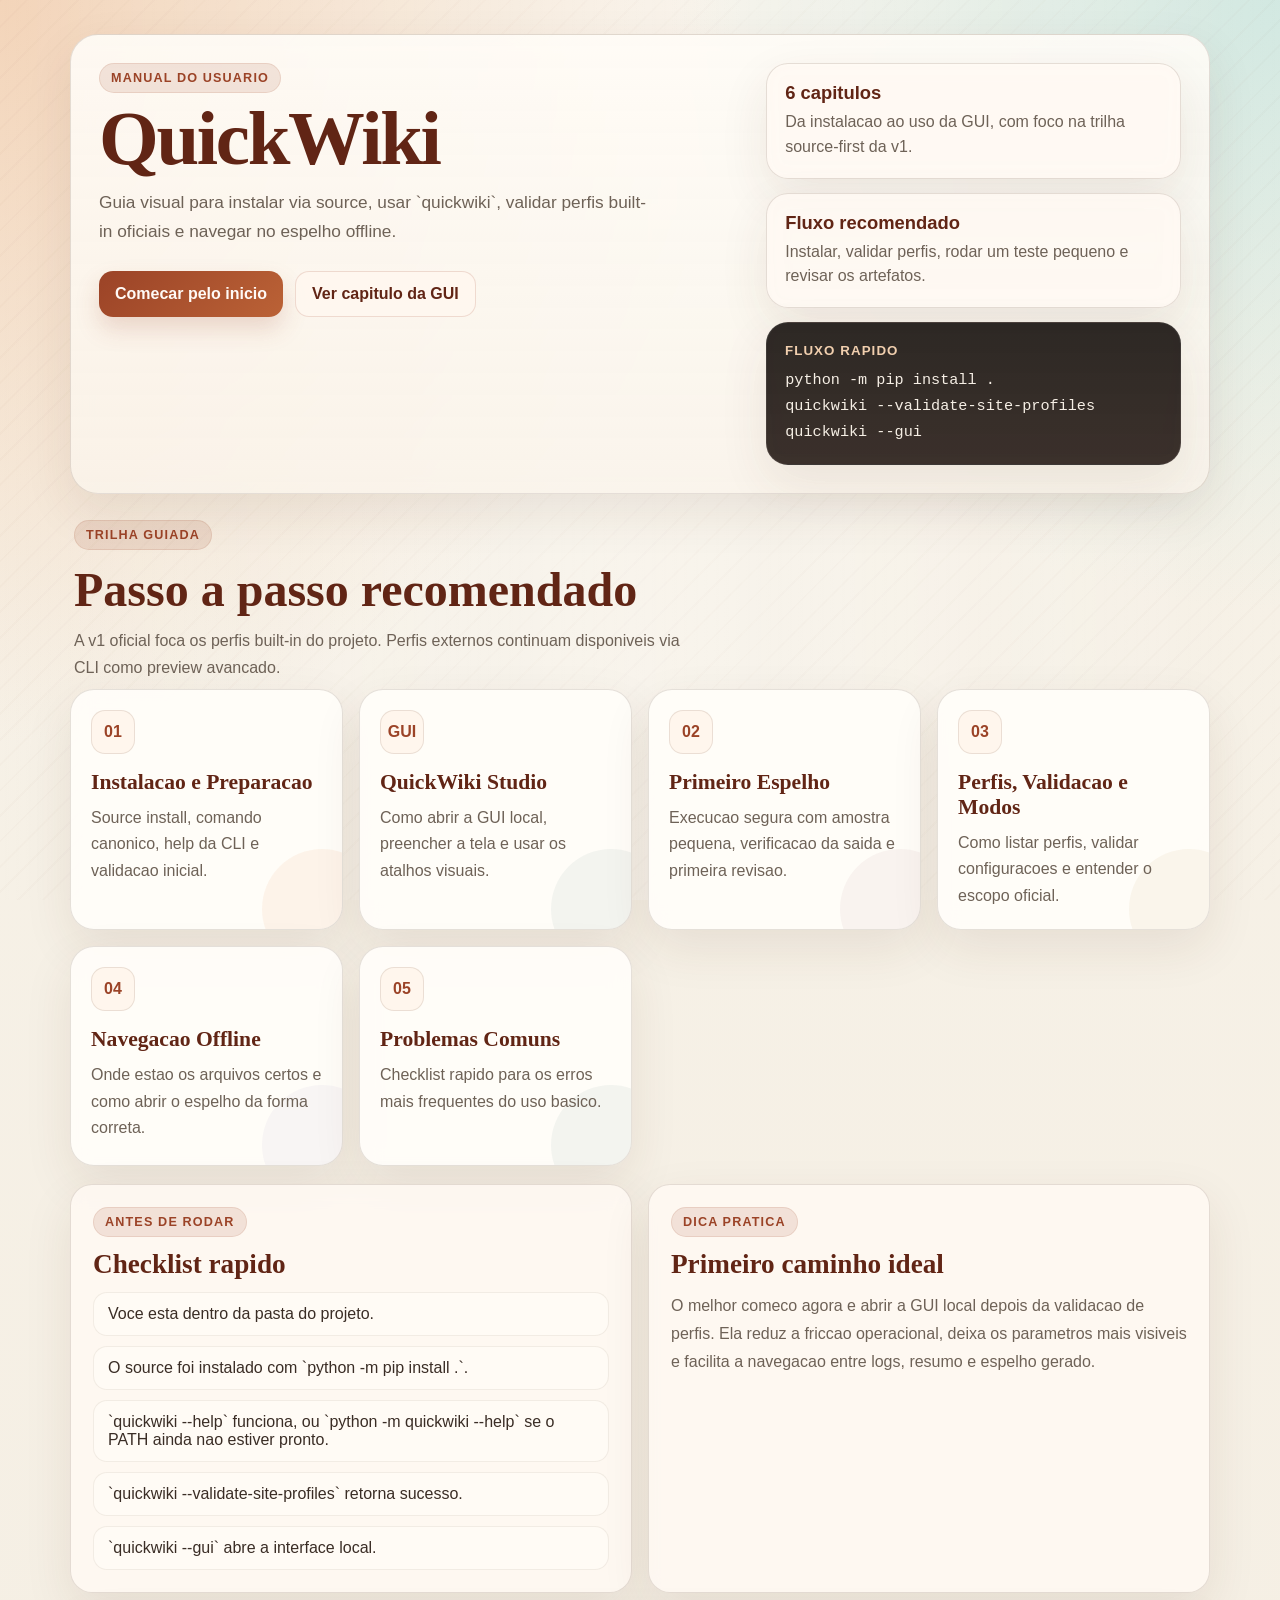
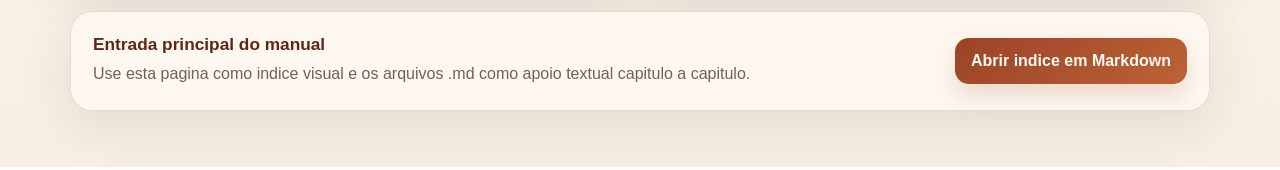
<file: Manual do Usuário/index.html>
<!doctype html>
<html lang="pt-BR">
<head>
  <meta charset="utf-8">
  <meta name="viewport" content="width=device-width, initial-scale=1">
  <title>QuickWiki - Manual do Usuario</title>
  <link rel="stylesheet" href="manual.css">
</head>
<body>
  <div class="manual-bg"></div>
  <main class="manual-shell">
    <section class="hero">
      <div class="hero-copy">
        <span class="eyebrow">Manual do Usuario</span>
        <h1>QuickWiki</h1>
        <p class="lead">
          Guia visual para instalar via source, usar `quickwiki`, validar perfis built-in oficiais e navegar no espelho offline.
        </p>
        <div class="hero-actions">
          <a class="button primary" href="01-instalacao.html">Comecar pelo inicio</a>
          <a class="button secondary" href="06-gui-studio.html">Ver capitulo da GUI</a>
        </div>
      </div>
      <aside class="hero-panel">
        <div class="stat-card">
          <strong>6 capitulos</strong>
          <span>Da instalacao ao uso da GUI, com foco na trilha source-first da v1.</span>
        </div>
        <div class="stat-card">
          <strong>Fluxo recomendado</strong>
          <span>Instalar, validar perfis, rodar um teste pequeno e revisar os artefatos.</span>
        </div>
        <div class="command-card">
          <small>Fluxo rapido</small>
          <pre><code>python -m pip install .
quickwiki --validate-site-profiles
quickwiki --gui</code></pre>
        </div>
      </aside>
    </section>

    <section class="section-header">
      <span class="eyebrow">Trilha Guiada</span>
      <h2>Passo a passo recomendado</h2>
      <p>A v1 oficial foca os perfis built-in do projeto. Perfis externos continuam disponiveis via CLI como preview avancado.</p>
    </section>

    <section class="card-grid">
      <a class="guide-card accent-1" href="01-instalacao.html">
        <span class="step">01</span>
        <h3>Instalacao e Preparacao</h3>
        <p>Source install, comando canonico, help da CLI e validacao inicial.</p>
      </a>
      <a class="guide-card accent-2" href="06-gui-studio.html">
        <span class="step">GUI</span>
        <h3>QuickWiki Studio</h3>
        <p>Como abrir a GUI local, preencher a tela e usar os atalhos visuais.</p>
      </a>
      <a class="guide-card accent-3" href="02-primeiro-espelho.html">
        <span class="step">02</span>
        <h3>Primeiro Espelho</h3>
        <p>Execucao segura com amostra pequena, verificacao da saida e primeira revisao.</p>
      </a>
      <a class="guide-card accent-4" href="03-perfis-validacao-modos.html">
        <span class="step">03</span>
        <h3>Perfis, Validacao e Modos</h3>
        <p>Como listar perfis, validar configuracoes e entender o escopo oficial.</p>
      </a>
      <a class="guide-card accent-5" href="04-navegacao-offline.html">
        <span class="step">04</span>
        <h3>Navegacao Offline</h3>
        <p>Onde estao os arquivos certos e como abrir o espelho da forma correta.</p>
      </a>
      <a class="guide-card accent-2" href="05-problemas-comuns.html">
        <span class="step">05</span>
        <h3>Problemas Comuns</h3>
        <p>Checklist rapido para os erros mais frequentes do uso basico.</p>
      </a>
    </section>

    <section class="two-column">
      <article class="panel">
        <span class="eyebrow">Antes de Rodar</span>
        <h2>Checklist rapido</h2>
        <ul class="check-list">
          <li>Voce esta dentro da pasta do projeto.</li>
          <li>O source foi instalado com `python -m pip install .`.</li>
          <li>`quickwiki --help` funciona, ou `python -m quickwiki --help` se o PATH ainda nao estiver pronto.</li>
          <li>`quickwiki --validate-site-profiles` retorna sucesso.</li>
          <li>`quickwiki --gui` abre a interface local.</li>
        </ul>
      </article>

      <article class="panel">
        <span class="eyebrow">Dica Pratica</span>
        <h2>Primeiro caminho ideal</h2>
        <p>
          O melhor comeco agora e abrir a GUI local depois da validacao de perfis. Ela reduz a friccao operacional,
          deixa os parametros mais visiveis e facilita a navegacao entre logs, resumo e espelho gerado.
        </p>
      </article>
    </section>

    <section class="footer-strip">
      <div>
        <strong>Entrada principal do manual</strong>
        <p>Use esta pagina como indice visual e os arquivos .md como apoio textual capitulo a capitulo.</p>
      </div>
      <a class="button primary" href="README.md">Abrir indice em Markdown</a>
    </section>
  </main>
</body>
</html>
</file>
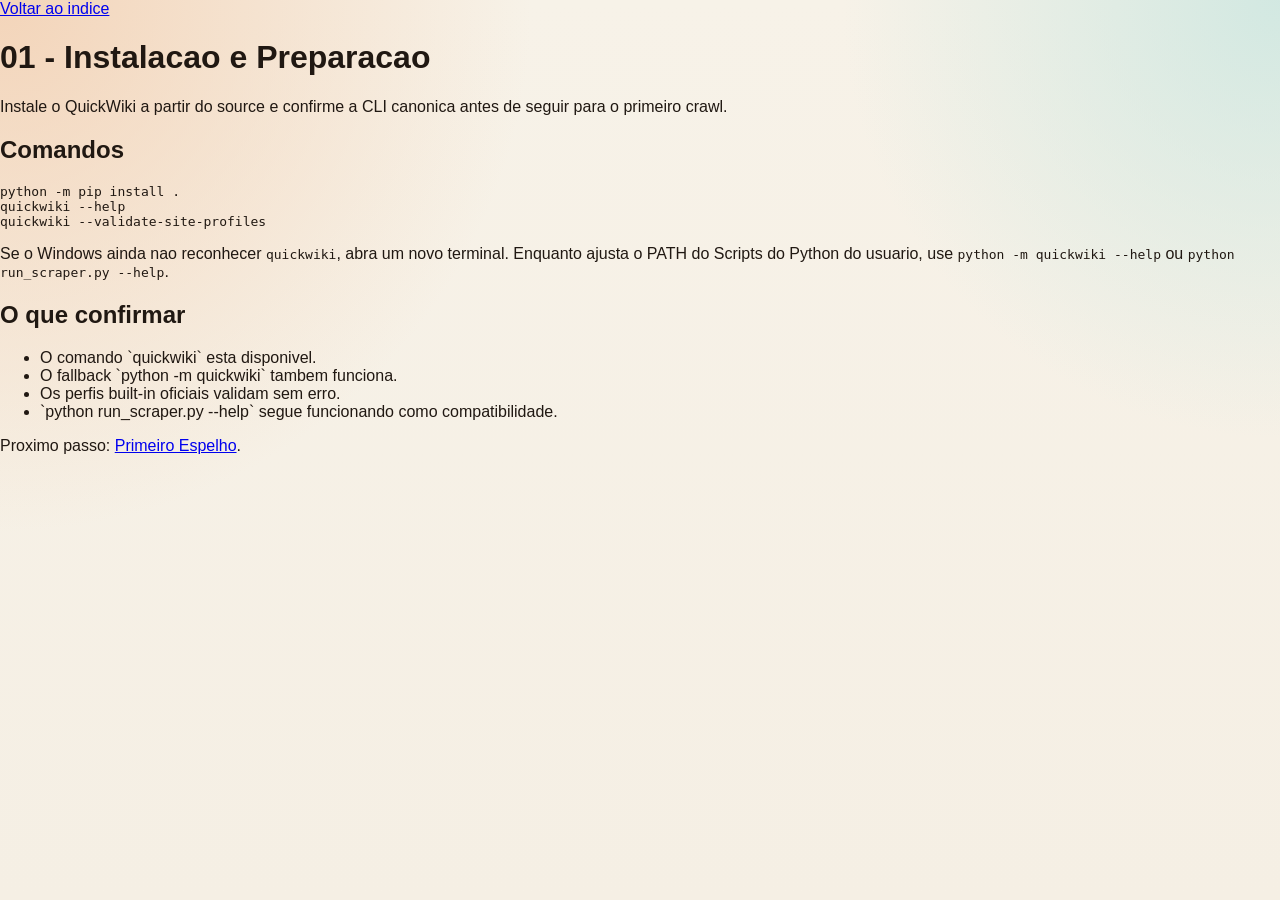
<file: Manual do Usuário/01-instalacao.html>
<!doctype html>
<html lang="pt-BR">
<head>
  <meta charset="utf-8">
  <meta name="viewport" content="width=device-width, initial-scale=1">
  <title>QuickWiki - Instalacao e Preparacao</title>
  <link rel="stylesheet" href="manual.css">
</head>
<body>
  <main class="page">
    <a class="back-link" href="index.html">Voltar ao indice</a>
    <h1>01 - Instalacao e Preparacao</h1>
    <p>Instale o QuickWiki a partir do source e confirme a CLI canonica antes de seguir para o primeiro crawl.</p>
    <h2>Comandos</h2>
    <pre><code>python -m pip install .
quickwiki --help
quickwiki --validate-site-profiles</code></pre>
    <p>Se o Windows ainda nao reconhecer <code>quickwiki</code>, abra um novo terminal. Enquanto ajusta o PATH do Scripts do Python do usuario, use <code>python -m quickwiki --help</code> ou <code>python run_scraper.py --help</code>.</p>
    <h2>O que confirmar</h2>
    <ul>
      <li>O comando `quickwiki` esta disponivel.</li>
      <li>O fallback `python -m quickwiki` tambem funciona.</li>
      <li>Os perfis built-in oficiais validam sem erro.</li>
      <li>`python run_scraper.py --help` segue funcionando como compatibilidade.</li>
    </ul>
    <p>Proximo passo: <a href="02-primeiro-espelho.html">Primeiro Espelho</a>.</p>
  </main>
</body>
</html>
</file>
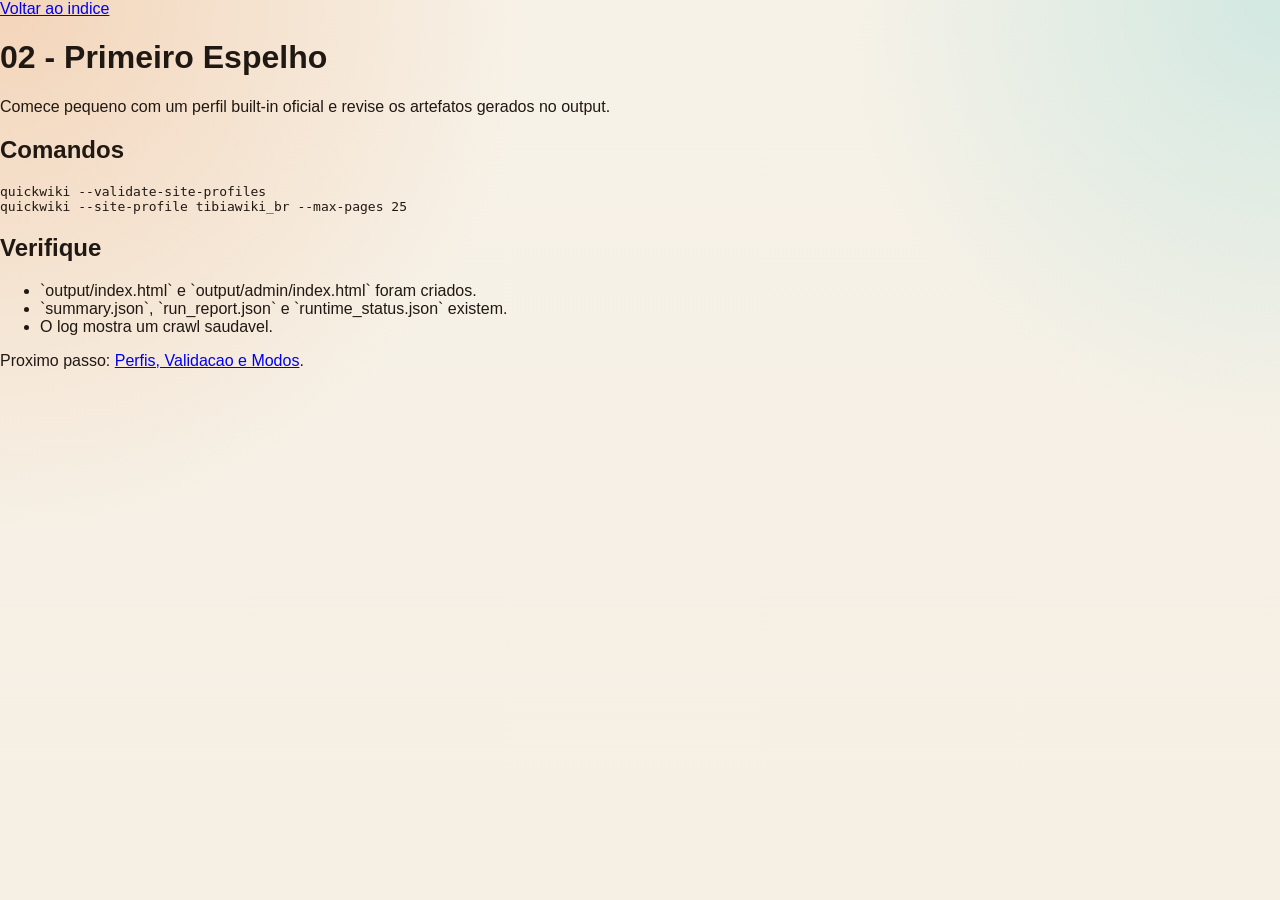
<file: Manual do Usuário/02-primeiro-espelho.html>
<!doctype html>
<html lang="pt-BR">
<head>
  <meta charset="utf-8">
  <meta name="viewport" content="width=device-width, initial-scale=1">
  <title>QuickWiki - Primeiro Espelho</title>
  <link rel="stylesheet" href="manual.css">
</head>
<body>
  <main class="page">
    <a class="back-link" href="index.html">Voltar ao indice</a>
    <h1>02 - Primeiro Espelho</h1>
    <p>Comece pequeno com um perfil built-in oficial e revise os artefatos gerados no output.</p>
    <h2>Comandos</h2>
    <pre><code>quickwiki --validate-site-profiles
quickwiki --site-profile tibiawiki_br --max-pages 25</code></pre>
    <h2>Verifique</h2>
    <ul>
      <li>`output/index.html` e `output/admin/index.html` foram criados.</li>
      <li>`summary.json`, `run_report.json` e `runtime_status.json` existem.</li>
      <li>O log mostra um crawl saudavel.</li>
    </ul>
    <p>Proximo passo: <a href="03-perfis-validacao-modos.html">Perfis, Validacao e Modos</a>.</p>
  </main>
</body>
</html>
</file>
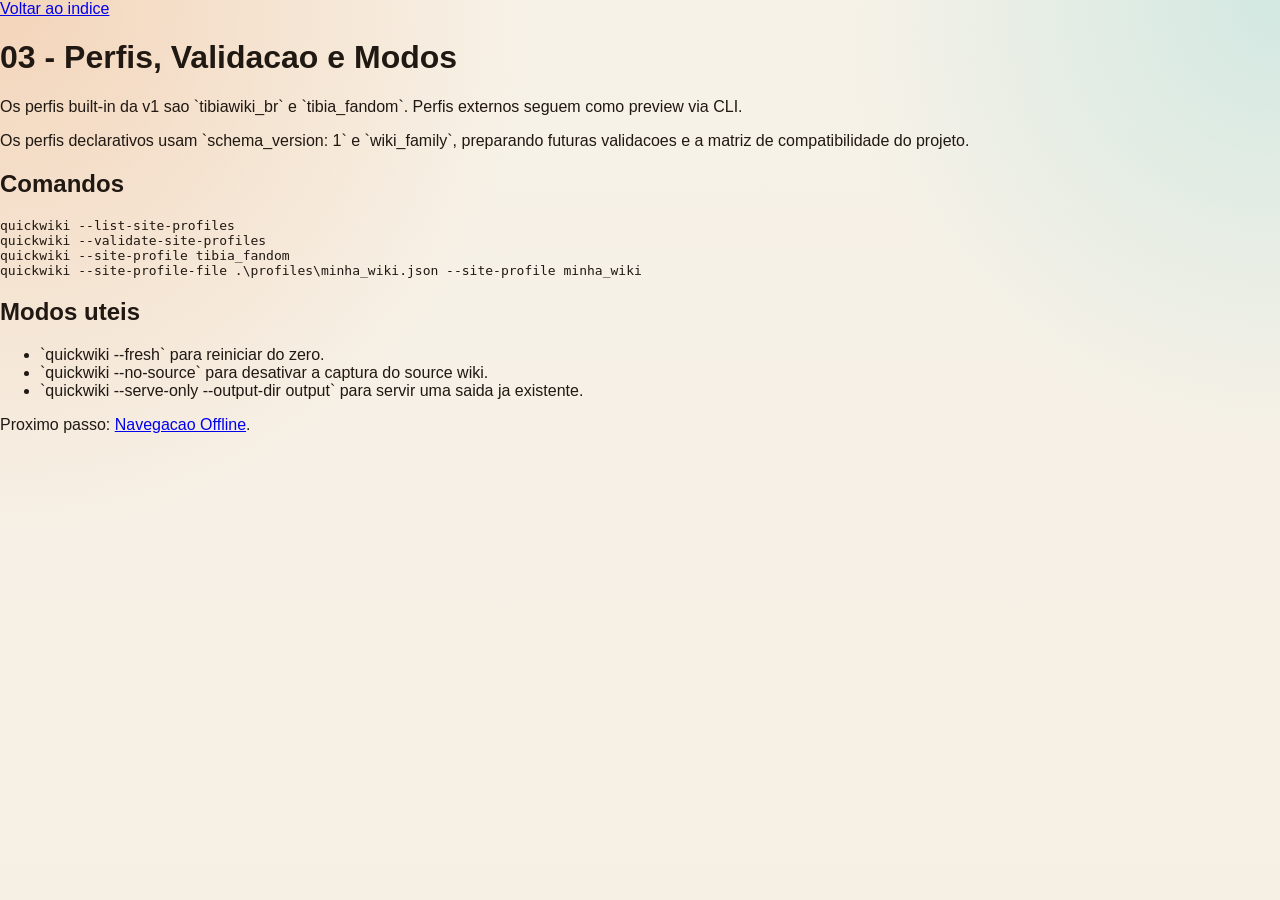
<file: Manual do Usuário/03-perfis-validacao-modos.html>
<!doctype html>
<html lang="pt-BR">
<head>
  <meta charset="utf-8">
  <meta name="viewport" content="width=device-width, initial-scale=1">
  <title>QuickWiki - Perfis, Validacao e Modos</title>
  <link rel="stylesheet" href="manual.css">
</head>
<body>
  <main class="page">
    <a class="back-link" href="index.html">Voltar ao indice</a>
    <h1>03 - Perfis, Validacao e Modos</h1>
    <p>Os perfis built-in da v1 sao `tibiawiki_br` e `tibia_fandom`. Perfis externos seguem como preview via CLI.</p>
    <p>Os perfis declarativos usam `schema_version: 1` e `wiki_family`, preparando futuras validacoes e a matriz de compatibilidade do projeto.</p>
    <h2>Comandos</h2>
    <pre><code>quickwiki --list-site-profiles
quickwiki --validate-site-profiles
quickwiki --site-profile tibia_fandom
quickwiki --site-profile-file .\profiles\minha_wiki.json --site-profile minha_wiki</code></pre>
    <h2>Modos uteis</h2>
    <ul>
      <li>`quickwiki --fresh` para reiniciar do zero.</li>
      <li>`quickwiki --no-source` para desativar a captura do source wiki.</li>
      <li>`quickwiki --serve-only --output-dir output` para servir uma saida ja existente.</li>
    </ul>
    <p>Proximo passo: <a href="04-navegacao-offline.html">Navegacao Offline</a>.</p>
  </main>
</body>
</html>
</file>
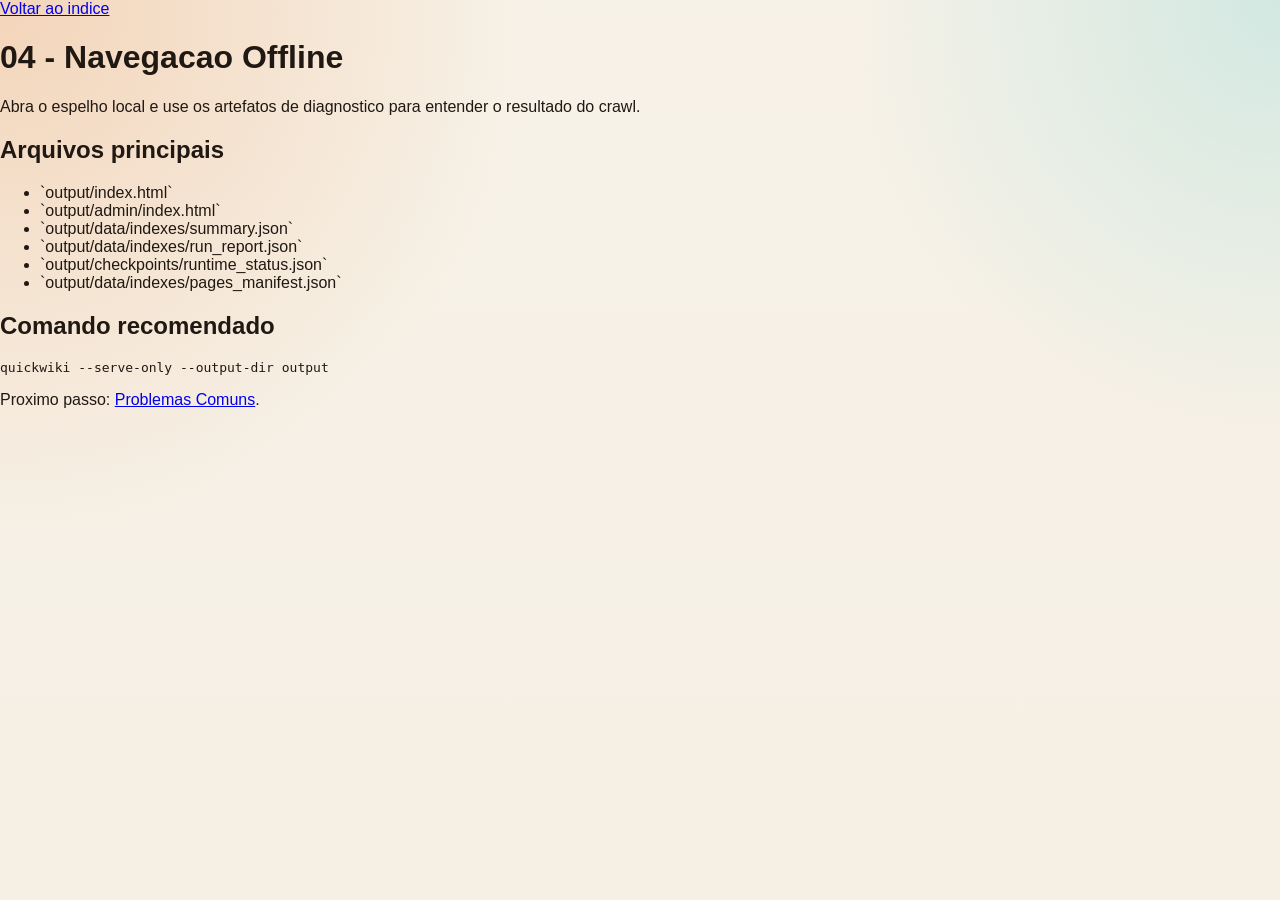
<file: Manual do Usuário/04-navegacao-offline.html>
<!doctype html>
<html lang="pt-BR">
<head>
  <meta charset="utf-8">
  <meta name="viewport" content="width=device-width, initial-scale=1">
  <title>QuickWiki - Navegacao Offline</title>
  <link rel="stylesheet" href="manual.css">
</head>
<body>
  <main class="page">
    <a class="back-link" href="index.html">Voltar ao indice</a>
    <h1>04 - Navegacao Offline</h1>
    <p>Abra o espelho local e use os artefatos de diagnostico para entender o resultado do crawl.</p>
    <h2>Arquivos principais</h2>
    <ul>
      <li>`output/index.html`</li>
      <li>`output/admin/index.html`</li>
      <li>`output/data/indexes/summary.json`</li>
      <li>`output/data/indexes/run_report.json`</li>
      <li>`output/checkpoints/runtime_status.json`</li>
      <li>`output/data/indexes/pages_manifest.json`</li>
    </ul>
    <h2>Comando recomendado</h2>
    <pre><code>quickwiki --serve-only --output-dir output</code></pre>
    <p>Proximo passo: <a href="05-problemas-comuns.html">Problemas Comuns</a>.</p>
  </main>
</body>
</html>
</file>
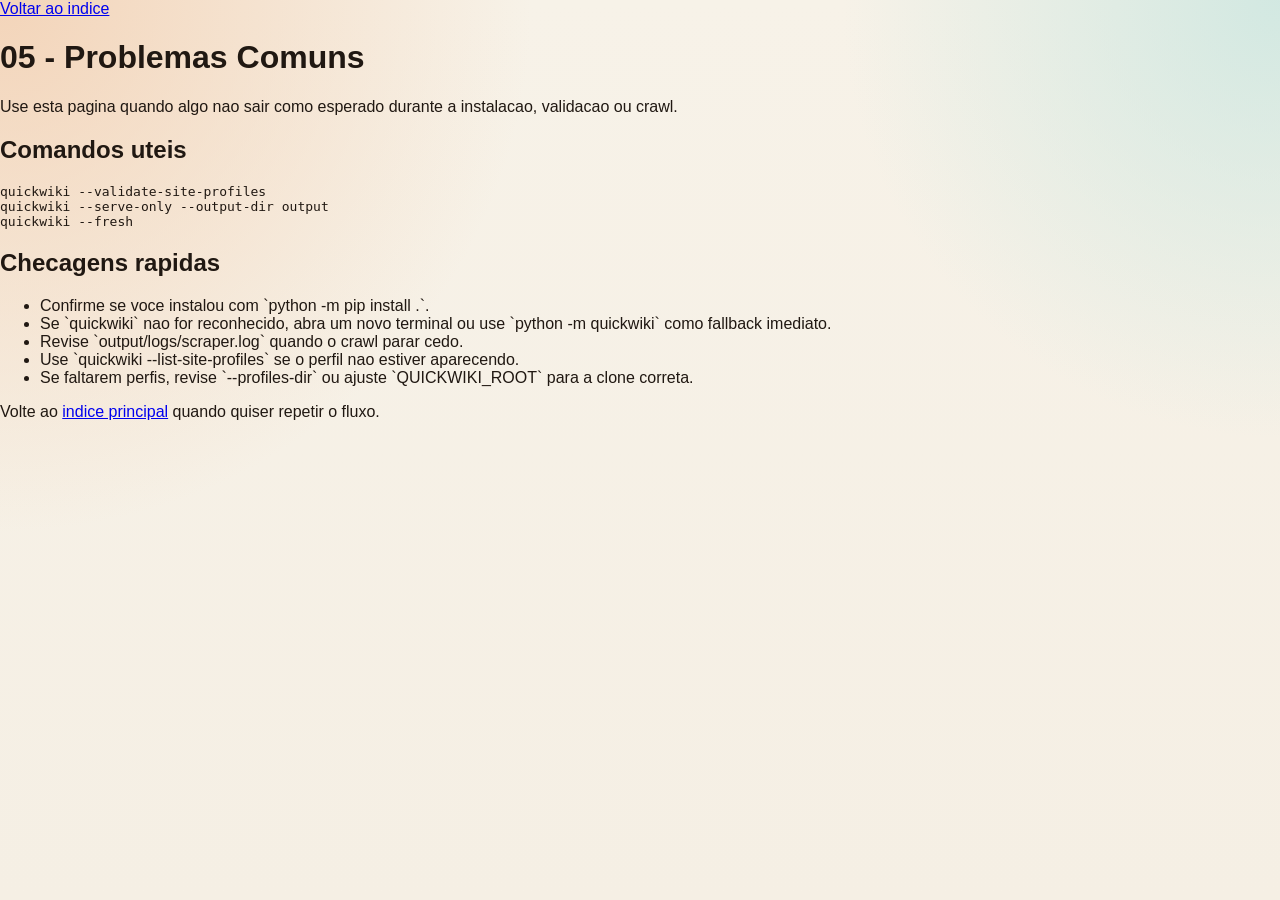
<file: Manual do Usuário/05-problemas-comuns.html>
<!doctype html>
<html lang="pt-BR">
<head>
  <meta charset="utf-8">
  <meta name="viewport" content="width=device-width, initial-scale=1">
  <title>QuickWiki - Problemas Comuns</title>
  <link rel="stylesheet" href="manual.css">
</head>
<body>
  <main class="page">
    <a class="back-link" href="index.html">Voltar ao indice</a>
    <h1>05 - Problemas Comuns</h1>
    <p>Use esta pagina quando algo nao sair como esperado durante a instalacao, validacao ou crawl.</p>
    <h2>Comandos uteis</h2>
    <pre><code>quickwiki --validate-site-profiles
quickwiki --serve-only --output-dir output
quickwiki --fresh</code></pre>
    <h2>Checagens rapidas</h2>
    <ul>
      <li>Confirme se voce instalou com `python -m pip install .`.</li>
      <li>Se `quickwiki` nao for reconhecido, abra um novo terminal ou use `python -m quickwiki` como fallback imediato.</li>
      <li>Revise `output/logs/scraper.log` quando o crawl parar cedo.</li>
      <li>Use `quickwiki --list-site-profiles` se o perfil nao estiver aparecendo.</li>
      <li>Se faltarem perfis, revise `--profiles-dir` ou ajuste `QUICKWIKI_ROOT` para a clone correta.</li>
    </ul>
    <p>Volte ao <a href="index.html">indice principal</a> quando quiser repetir o fluxo.</p>
  </main>
</body>
</html>
</file>
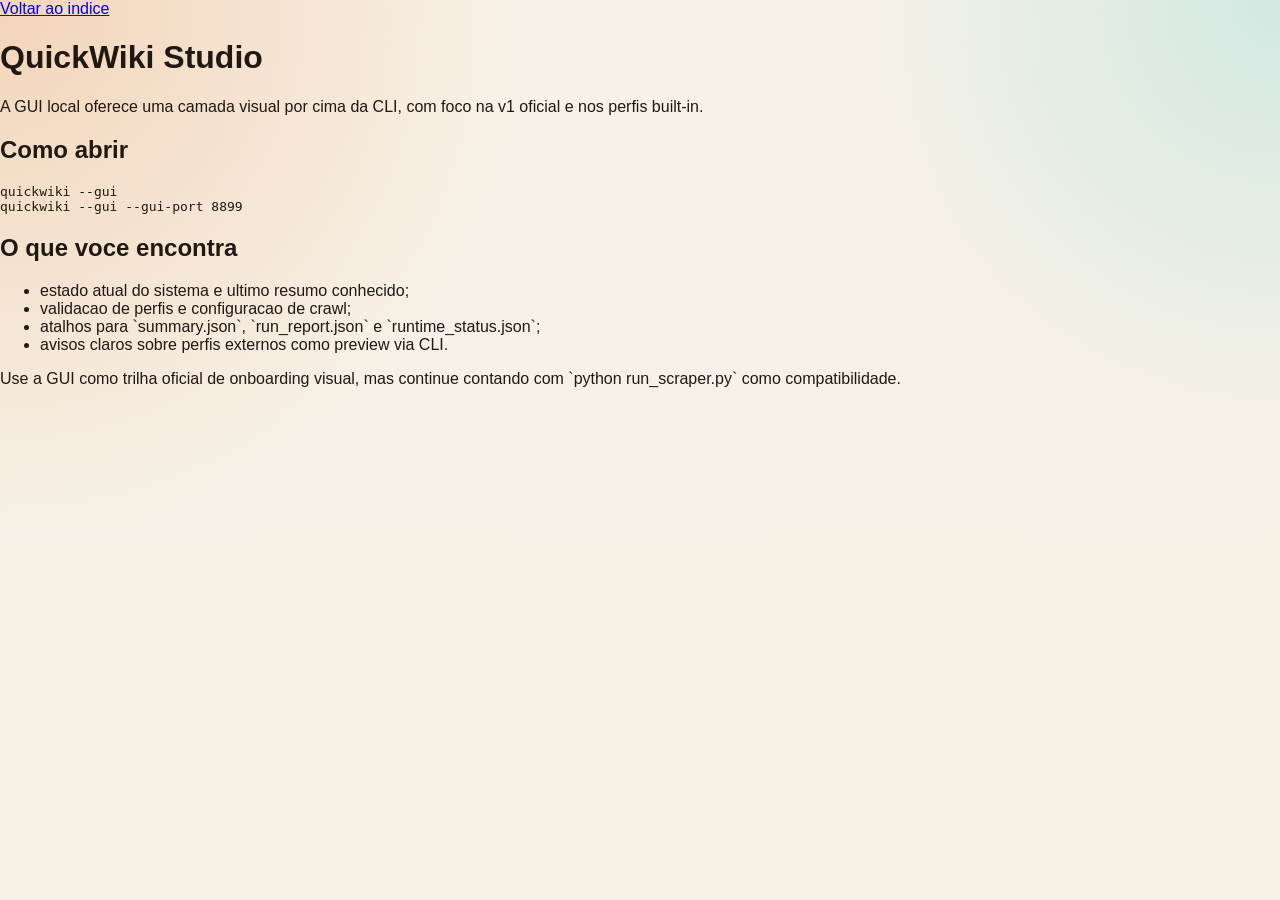
<file: Manual do Usuário/06-gui-studio.html>
<!doctype html>
<html lang="pt-BR">
<head>
  <meta charset="utf-8">
  <meta name="viewport" content="width=device-width, initial-scale=1">
  <title>QuickWiki - Studio</title>
  <link rel="stylesheet" href="manual.css">
</head>
<body>
  <main class="page">
    <a class="back-link" href="index.html">Voltar ao indice</a>
    <h1>QuickWiki Studio</h1>
    <p>A GUI local oferece uma camada visual por cima da CLI, com foco na v1 oficial e nos perfis built-in.</p>
    <h2>Como abrir</h2>
    <pre><code>quickwiki --gui
quickwiki --gui --gui-port 8899</code></pre>
    <h2>O que voce encontra</h2>
    <ul>
      <li>estado atual do sistema e ultimo resumo conhecido;</li>
      <li>validacao de perfis e configuracao de crawl;</li>
      <li>atalhos para `summary.json`, `run_report.json` e `runtime_status.json`;</li>
      <li>avisos claros sobre perfis externos como preview via CLI.</li>
    </ul>
    <p>Use a GUI como trilha oficial de onboarding visual, mas continue contando com `python run_scraper.py` como compatibilidade.</p>
  </main>
</body>
</html>
</file>
<file: Manual do Usuário/manual.css>
:root {
  --bg: #f5efe4;
  --bg-soft: #fbf7ef;
  --ink: #201812;
  --muted: #6e6257;
  --line: rgba(70, 45, 28, 0.14);
  --panel: rgba(255, 250, 243, 0.84);
  --panel-strong: rgba(255, 253, 249, 0.94);
  --accent: #9b4327;
  --accent-deep: #612515;
  --accent-soft: #f3d3b7;
  --teal: #255f61;
  --gold: #a1701c;
  --rose: #8d3f52;
  --shadow: 0 18px 50px rgba(83, 49, 20, 0.09);
}

* {
  box-sizing: border-box;
}

html,
body {
  margin: 0;
  min-height: 100%;
}

body {
  color: var(--ink);
  background:
    radial-gradient(circle at top left, rgba(243, 211, 183, 0.95), transparent 34%),
    radial-gradient(circle at top right, rgba(201, 230, 224, 0.8), transparent 28%),
    linear-gradient(180deg, #f7f2e8 0%, var(--bg) 100%);
  font-family: "Trebuchet MS", "Lucida Sans Unicode", sans-serif;
}

.manual-bg {
  position: fixed;
  inset: 0;
  background:
    linear-gradient(90deg, transparent 0%, rgba(255, 255, 255, 0.24) 50%, transparent 100%),
    repeating-linear-gradient(
      135deg,
      rgba(98, 37, 21, 0.015) 0,
      rgba(98, 37, 21, 0.015) 2px,
      transparent 2px,
      transparent 18px
    );
  pointer-events: none;
}

.manual-shell {
  position: relative;
  max-width: 1180px;
  margin: 0 auto;
  padding: 34px 20px 56px;
}

.hero,
.panel,
.footer-strip,
.guide-card,
.hero-panel .stat-card,
.command-card {
  backdrop-filter: blur(10px);
  -webkit-backdrop-filter: blur(10px);
}

.hero {
  display: grid;
  grid-template-columns: minmax(0, 1.4fr) minmax(320px, 0.9fr);
  gap: 22px;
  padding: 28px;
  border: 1px solid var(--line);
  border-radius: 28px;
  background: linear-gradient(180deg, rgba(255, 252, 247, 0.9), rgba(250, 244, 235, 0.82));
  box-shadow: var(--shadow);
}

.hero-copy h1,
.section-header h2,
.panel h2,
.guide-card h3 {
  font-family: "Palatino Linotype", "Book Antiqua", Georgia, serif;
}

.hero-copy h1 {
  margin: 10px 0 12px;
  font-size: clamp(2.8rem, 6vw, 5rem);
  line-height: 0.95;
  color: var(--accent-deep);
  letter-spacing: -0.03em;
}

.lead {
  max-width: 58ch;
  margin: 0;
  color: var(--muted);
  font-size: 1.08rem;
  line-height: 1.7;
}

.eyebrow {
  display: inline-flex;
  align-items: center;
  gap: 8px;
  padding: 7px 11px;
  border-radius: 999px;
  background: rgba(155, 67, 39, 0.12);
  border: 1px solid rgba(155, 67, 39, 0.12);
  color: var(--accent);
  font-size: 0.79rem;
  font-weight: 800;
  letter-spacing: 0.09em;
  text-transform: uppercase;
}

.hero-actions {
  display: flex;
  flex-wrap: wrap;
  gap: 12px;
  margin-top: 24px;
}

.button {
  display: inline-flex;
  align-items: center;
  justify-content: center;
  min-height: 46px;
  padding: 11px 16px;
  border-radius: 14px;
  text-decoration: none;
  font-weight: 700;
  transition: transform 160ms ease, box-shadow 160ms ease, background 160ms ease;
}

.button:hover {
  transform: translateY(-1px);
}

.button.primary {
  color: #fffaf6;
  background: linear-gradient(135deg, var(--accent) 0%, #bb6236 100%);
  box-shadow: 0 12px 24px rgba(155, 67, 39, 0.18);
}

.button.secondary {
  color: var(--accent-deep);
  background: rgba(255, 248, 239, 0.88);
  border: 1px solid rgba(155, 67, 39, 0.16);
}

.hero-panel {
  display: grid;
  gap: 14px;
}

.stat-card,
.command-card,
.panel,
.footer-strip {
  border: 1px solid var(--line);
  border-radius: 22px;
  background: var(--panel);
  box-shadow: var(--shadow);
}

.stat-card {
  padding: 18px;
}

.stat-card strong {
  display: block;
  margin-bottom: 6px;
  color: var(--accent-deep);
  font-size: 1.15rem;
}

.stat-card span {
  color: var(--muted);
  line-height: 1.55;
}

.command-card {
  padding: 18px;
  background: linear-gradient(180deg, rgba(38, 33, 30, 0.97), rgba(47, 36, 31, 0.94));
  border-color: rgba(255, 255, 255, 0.08);
  color: #f6efe5;
}

.command-card small {
  display: inline-block;
  margin-bottom: 10px;
  color: #f1cfae;
  text-transform: uppercase;
  letter-spacing: 0.08em;
  font-weight: 800;
}

.command-card pre {
  margin: 0;
  overflow-x: auto;
  font-family: Consolas, "Courier New", monospace;
  line-height: 1.7;
  font-size: 0.95rem;
}

.section-header {
  padding: 26px 4px 8px;
}

.section-header h2 {
  margin: 12px 0 10px;
  font-size: clamp(1.9rem, 4vw, 3rem);
  color: var(--accent-deep);
}

.section-header p {
  max-width: 70ch;
  margin: 0;
  color: var(--muted);
  line-height: 1.7;
}

.card-grid {
  display: grid;
  grid-template-columns: repeat(auto-fit, minmax(220px, 1fr));
  gap: 16px;
}

.guide-card {
  position: relative;
  min-height: 220px;
  padding: 20px;
  border: 1px solid var(--line);
  border-radius: 24px;
  background: var(--panel-strong);
  box-shadow: var(--shadow);
  color: inherit;
  text-decoration: none;
  overflow: hidden;
  transition: transform 180ms ease, box-shadow 180ms ease, border-color 180ms ease;
}

.guide-card:hover {
  transform: translateY(-4px);
  box-shadow: 0 22px 48px rgba(83, 49, 20, 0.13);
  border-color: rgba(90, 55, 24, 0.22);
}

.guide-card::after {
  content: "";
  position: absolute;
  right: -40px;
  bottom: -40px;
  width: 120px;
  height: 120px;
  border-radius: 50%;
  opacity: 0.22;
}

.accent-1::after { background: var(--accent-soft); }
.accent-2::after { background: rgba(37, 95, 97, 0.25); }
.accent-3::after { background: rgba(141, 63, 82, 0.24); }
.accent-4::after { background: rgba(161, 112, 28, 0.25); }
.accent-5::after { background: rgba(99, 66, 156, 0.19); }

.step {
  display: inline-flex;
  width: 44px;
  height: 44px;
  align-items: center;
  justify-content: center;
  border-radius: 14px;
  background: rgba(255, 246, 237, 0.96);
  border: 1px solid rgba(90, 55, 24, 0.12);
  color: var(--accent);
  font-weight: 900;
}

.guide-card h3 {
  margin: 16px 0 10px;
  font-size: 1.35rem;
  color: var(--accent-deep);
}

.guide-card p {
  position: relative;
  z-index: 1;
  margin: 0;
  color: var(--muted);
  line-height: 1.65;
}

.two-column {
  display: grid;
  grid-template-columns: repeat(2, minmax(0, 1fr));
  gap: 16px;
  margin-top: 18px;
}

.panel {
  padding: 22px;
}

.panel h2 {
  margin: 12px 0 12px;
  color: var(--accent-deep);
  font-size: 1.7rem;
}

.panel p {
  margin: 0;
  color: var(--muted);
  line-height: 1.75;
}

.check-list {
  display: grid;
  gap: 10px;
  margin: 0;
  padding: 0;
  list-style: none;
}

.check-list li {
  padding: 12px 14px;
  border-radius: 14px;
  background: rgba(255, 252, 247, 0.78);
  border: 1px solid rgba(90, 55, 24, 0.08);
  color: #3a2d25;
}

.footer-strip {
  display: flex;
  gap: 18px;
  align-items: center;
  justify-content: space-between;
  margin-top: 18px;
  padding: 22px;
}

.footer-strip strong {
  display: block;
  margin-bottom: 6px;
  color: var(--accent-deep);
  font-size: 1.08rem;
}

.footer-strip p {
  margin: 0;
  color: var(--muted);
  line-height: 1.65;
}

@media (max-width: 980px) {
  .hero,
  .two-column,
  .footer-strip {
    grid-template-columns: 1fr;
    flex-direction: column;
    align-items: stretch;
  }
}

@media (max-width: 720px) {
  .manual-shell {
    padding: 18px 14px 38px;
  }

  .hero {
    padding: 20px;
    border-radius: 22px;
  }

  .guide-card,
  .panel,
  .stat-card,
  .command-card,
  .footer-strip {
    border-radius: 18px;
  }

  .hero-copy h1 {
    font-size: 2.6rem;
  }
}

.chapter-shell {
  position: relative;
  max-width: 980px;
  margin: 0 auto;
  padding: 28px 18px 48px;
}

.chapter-topbar,
.chapter-nav,
.chapter-body,
.chapter-note {
  border: 1px solid var(--line);
  background: var(--panel-strong);
  box-shadow: var(--shadow);
}

.chapter-topbar,
.chapter-nav {
  display: flex;
  flex-wrap: wrap;
  gap: 10px;
  align-items: center;
  justify-content: space-between;
  padding: 14px 16px;
  border-radius: 18px;
}

.chapter-topbar {
  margin-bottom: 14px;
}

.chapter-topbar a,
.chapter-nav a {
  color: var(--accent-deep);
  text-decoration: none;
  font-weight: 700;
}

.chapter-head {
  padding: 28px 4px 14px;
}

.chapter-head h1 {
  margin: 10px 0 12px;
  font-size: clamp(2.1rem, 5vw, 3.6rem);
  line-height: 1;
  color: var(--accent-deep);
  font-family: "Palatino Linotype", "Book Antiqua", Georgia, serif;
}

.chapter-lead {
  max-width: 62ch;
  margin: 0;
  color: var(--muted);
  font-size: 1.05rem;
  line-height: 1.7;
}

.chapter-body {
  padding: 22px;
  border-radius: 22px;
}

.chapter-body h2,
.chapter-body h3 {
  color: var(--accent-deep);
  font-family: "Palatino Linotype", "Book Antiqua", Georgia, serif;
}

.chapter-body h2 {
  margin: 0 0 10px;
  font-size: 1.7rem;
}

.chapter-body h3 {
  margin: 22px 0 8px;
  font-size: 1.22rem;
}

.chapter-body p {
  margin: 0 0 14px;
  color: #3d3129;
  line-height: 1.75;
}

.chapter-body ul,
.chapter-body ol {
  margin: 0 0 18px;
  padding-left: 22px;
  color: #3d3129;
  line-height: 1.75;
}

.chapter-body li + li {
  margin-top: 6px;
}

.chapter-body pre {
  margin: 12px 0 18px;
  padding: 16px;
  overflow-x: auto;
  border-radius: 16px;
  background: linear-gradient(180deg, rgba(38, 33, 30, 0.97), rgba(47, 36, 31, 0.94));
  color: #f8efe6;
  box-shadow: inset 0 0 0 1px rgba(255, 255, 255, 0.06);
}

.chapter-body code {
  font-family: Consolas, "Courier New", monospace;
}

.chapter-note {
  margin-top: 16px;
  padding: 18px 20px;
  border-radius: 18px;
  background: linear-gradient(180deg, rgba(255, 247, 236, 0.95), rgba(249, 240, 225, 0.92));
}

.chapter-note strong {
  display: block;
  margin-bottom: 6px;
  color: var(--accent-deep);
}

.chapter-note p {
  margin: 0;
  color: var(--muted);
  line-height: 1.7;
}

.chapter-nav {
  margin-top: 16px;
}

.chapter-nav .nav-group {
  display: flex;
  flex-wrap: wrap;
  gap: 10px;
}

.nav-pill {
  display: inline-flex;
  align-items: center;
  min-height: 40px;
  padding: 8px 12px;
  border-radius: 12px;
  border: 1px solid rgba(90, 55, 24, 0.12);
  background: rgba(255, 249, 241, 0.86);
}

@media (max-width: 720px) {
  .chapter-shell {
    padding: 16px 12px 36px;
  }

  .chapter-body,
  .chapter-topbar,
  .chapter-nav,
  .chapter-note {
    border-radius: 16px;
  }
}
</file>
